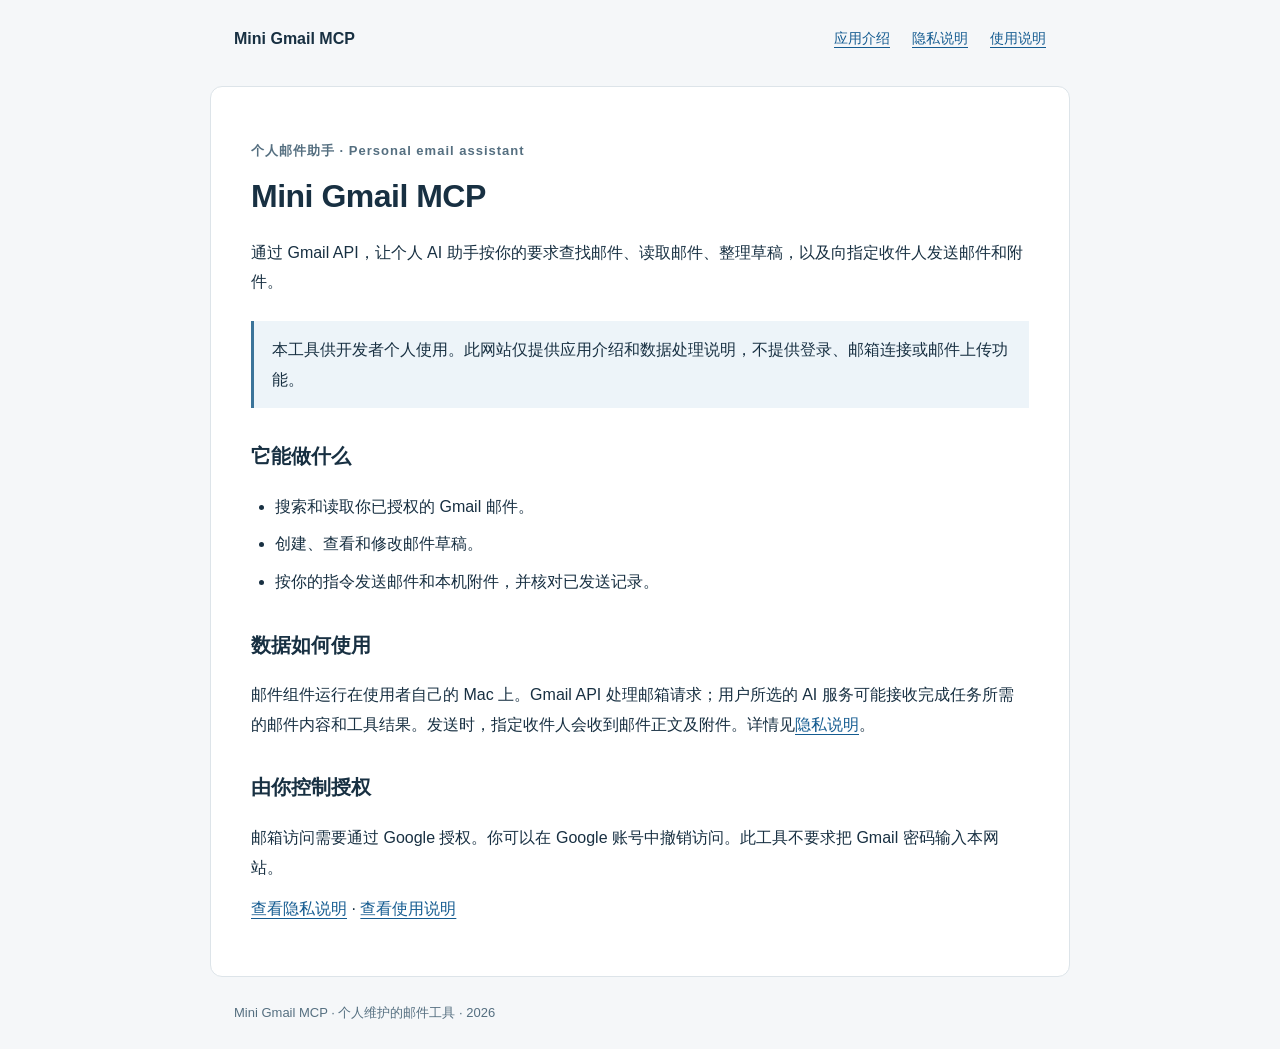
<file: index.html>
<!doctype html>
<html lang="zh-CN"><head><meta charset="utf-8"><meta name="viewport" content="width=device-width,initial-scale=1"><meta name="description" content="Mini Gmail MCP 个人邮件助手的应用介绍、隐私与使用说明。"><title>Mini Gmail MCP</title><link rel="stylesheet" href="styles.css"></head><body><header><a href="index.html">Mini Gmail MCP</a><nav aria-label="主导航"><a href="index.html">应用介绍</a><a href="privacy.html">隐私说明</a><a href="terms.html">使用说明</a></nav></header><main><p class="eyebrow">个人邮件助手 · Personal email assistant</p><h1>Mini Gmail MCP</h1><p>通过 Gmail API，让个人 AI 助手按你的要求查找邮件、读取邮件、整理草稿，以及向指定收件人发送邮件和附件。</p><div class="note">本工具供开发者个人使用。此网站仅提供应用介绍和数据处理说明，不提供登录、邮箱连接或邮件上传功能。</div><h2>它能做什么</h2><ul><li>搜索和读取你已授权的 Gmail 邮件。</li><li>创建、查看和修改邮件草稿。</li><li>按你的指令发送邮件和本机附件，并核对已发送记录。</li></ul><h2>数据如何使用</h2><p>邮件组件运行在使用者自己的 Mac 上。Gmail API 处理邮箱请求；用户所选的 AI 服务可能接收完成任务所需的邮件内容和工具结果。发送时，指定收件人会收到邮件正文及附件。详情见<a href="privacy.html">隐私说明</a>。</p><h2>由你控制授权</h2><p>邮箱访问需要通过 Google 授权。你可以在 Google 账号中撤销访问。此工具不要求把 Gmail 密码输入本网站。</p><p><a href="privacy.html">查看隐私说明</a> · <a href="terms.html">查看使用说明</a></p></main><footer>Mini Gmail MCP · 个人维护的邮件工具 · 2026</footer></body></html>
</file>
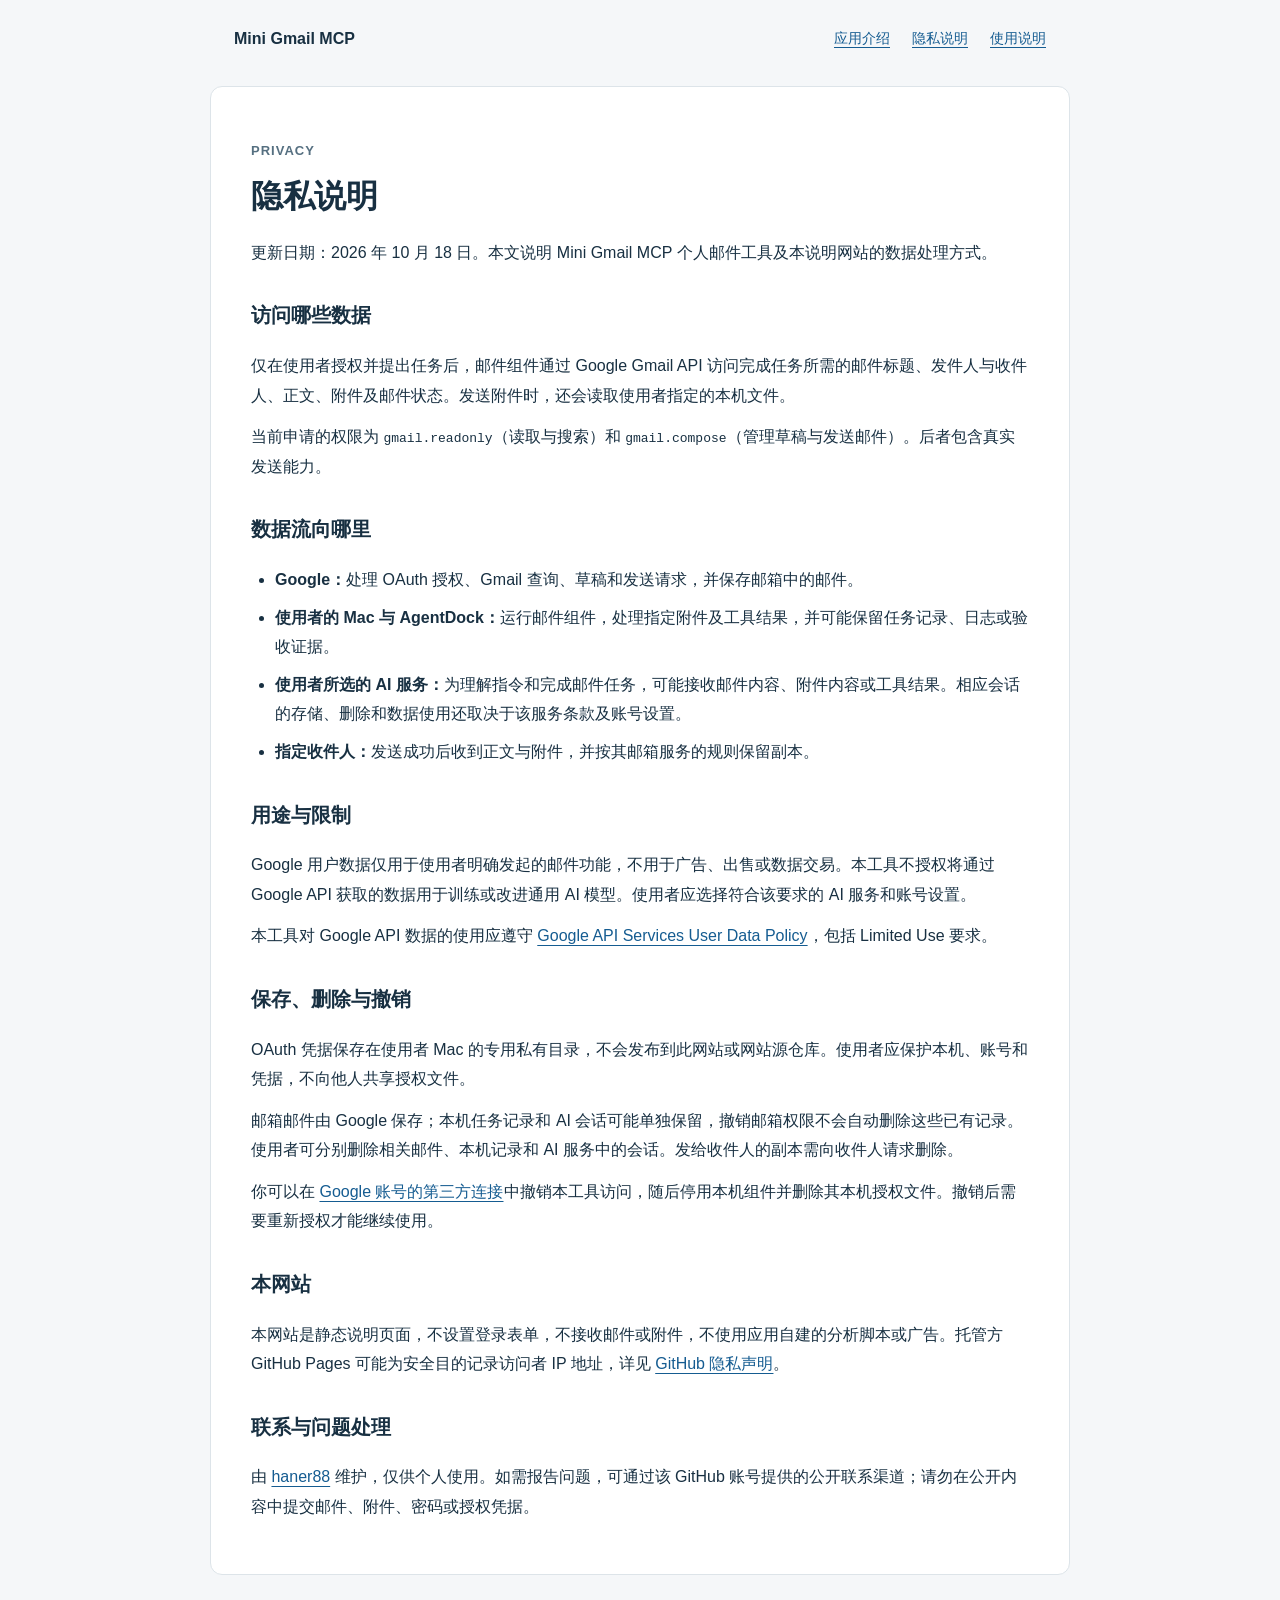
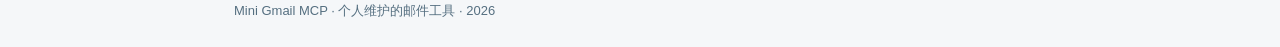
<file: privacy.html>
<!doctype html>
<html lang="zh-CN"><head><meta charset="utf-8"><meta name="viewport" content="width=device-width,initial-scale=1"><meta name="description" content="Mini Gmail MCP 个人邮件助手的应用介绍、隐私与使用说明。"><title>隐私说明 · Mini Gmail MCP</title><link rel="stylesheet" href="styles.css"></head><body><header><a href="index.html">Mini Gmail MCP</a><nav aria-label="主导航"><a href="index.html">应用介绍</a><a href="privacy.html">隐私说明</a><a href="terms.html">使用说明</a></nav></header><main><p class="eyebrow">PRIVACY</p><h1>隐私说明</h1><p>更新日期：2026 年 10 月 18 日。本文说明 Mini Gmail MCP 个人邮件工具及本说明网站的数据处理方式。</p><h2>访问哪些数据</h2><p>仅在使用者授权并提出任务后，邮件组件通过 Google Gmail API 访问完成任务所需的邮件标题、发件人与收件人、正文、附件及邮件状态。发送附件时，还会读取使用者指定的本机文件。</p><p>当前申请的权限为 <code>gmail.readonly</code>（读取与搜索）和 <code>gmail.compose</code>（管理草稿与发送邮件）。后者包含真实发送能力。</p><h2>数据流向哪里</h2><ul><li><strong>Google：</strong>处理 OAuth 授权、Gmail 查询、草稿和发送请求，并保存邮箱中的邮件。</li><li><strong>使用者的 Mac 与 AgentDock：</strong>运行邮件组件，处理指定附件及工具结果，并可能保留任务记录、日志或验收证据。</li><li><strong>使用者所选的 AI 服务：</strong>为理解指令和完成邮件任务，可能接收邮件内容、附件内容或工具结果。相应会话的存储、删除和数据使用还取决于该服务条款及账号设置。</li><li><strong>指定收件人：</strong>发送成功后收到正文与附件，并按其邮箱服务的规则保留副本。</li></ul><h2>用途与限制</h2><p>Google 用户数据仅用于使用者明确发起的邮件功能，不用于广告、出售或数据交易。本工具不授权将通过 Google API 获取的数据用于训练或改进通用 AI 模型。使用者应选择符合该要求的 AI 服务和账号设置。</p><p>本工具对 Google API 数据的使用应遵守 <a href="https://developers.google.com/terms/api-services-user-data-policy">Google API Services User Data Policy</a>，包括 Limited Use 要求。</p><h2>保存、删除与撤销</h2><p>OAuth 凭据保存在使用者 Mac 的专用私有目录，不会发布到此网站或网站源仓库。使用者应保护本机、账号和凭据，不向他人共享授权文件。</p><p>邮箱邮件由 Google 保存；本机任务记录和 AI 会话可能单独保留，撤销邮箱权限不会自动删除这些已有记录。使用者可分别删除相关邮件、本机记录和 AI 服务中的会话。发给收件人的副本需向收件人请求删除。</p><p>你可以在 <a href="https://myaccount.google.com/connections">Google 账号的第三方连接</a>中撤销本工具访问，随后停用本机组件并删除其本机授权文件。撤销后需要重新授权才能继续使用。</p><h2>本网站</h2><p>本网站是静态说明页面，不设置登录表单，不接收邮件或附件，不使用应用自建的分析脚本或广告。托管方 GitHub Pages 可能为安全目的记录访问者 IP 地址，详见 <a href="https://docs.github.com/en/site-policy/privacy-policies/github-general-privacy-statement">GitHub 隐私声明</a>。</p><h2>联系与问题处理</h2><p>由 <a href="https://github.com/haner88">haner88</a> 维护，仅供个人使用。如需报告问题，可通过该 GitHub 账号提供的公开联系渠道；请勿在公开内容中提交邮件、附件、密码或授权凭据。</p></main><footer>Mini Gmail MCP · 个人维护的邮件工具 · 2026</footer></body></html>
</file>
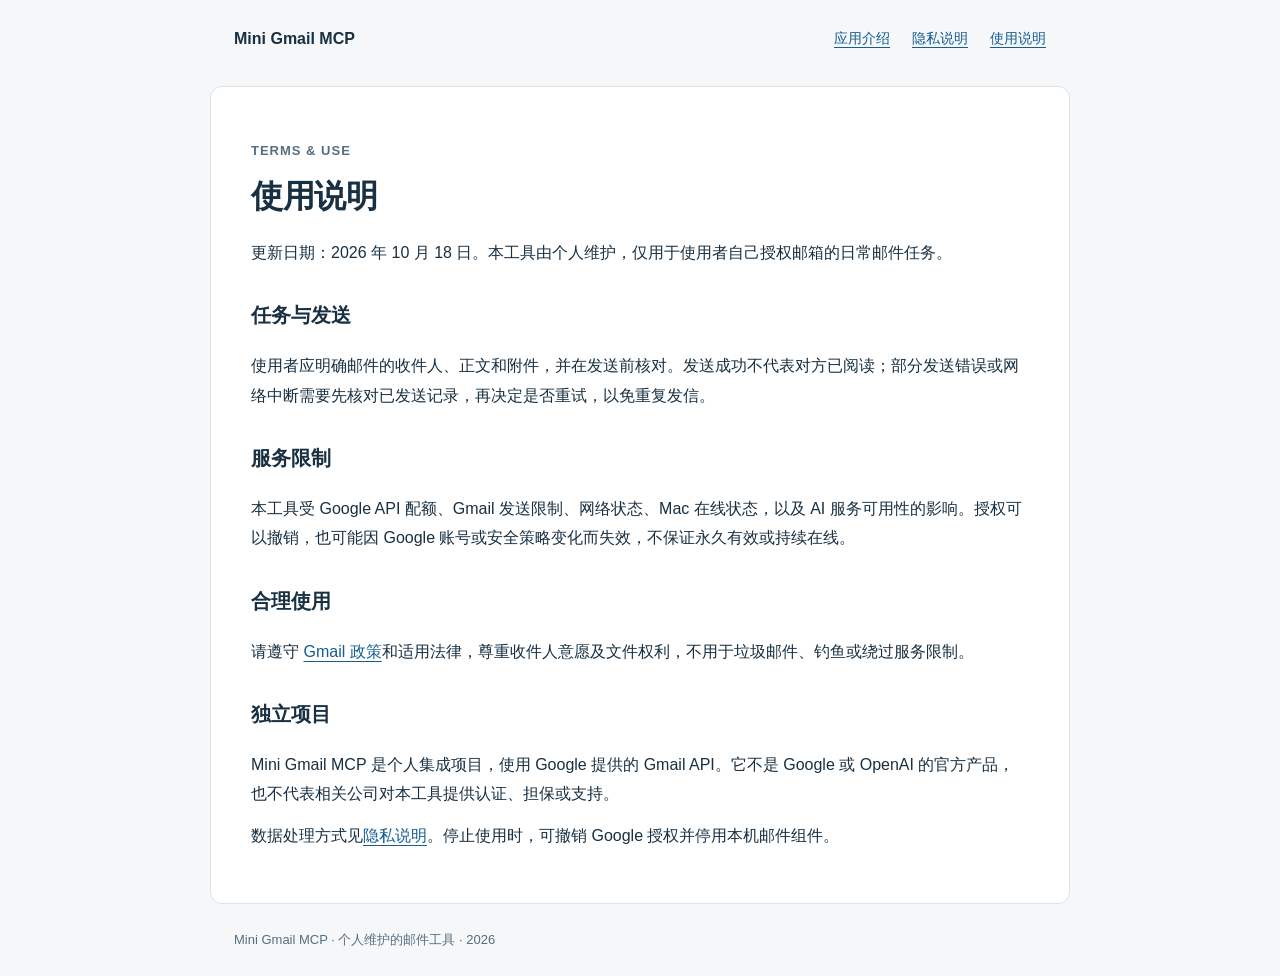
<file: terms.html>
<!doctype html>
<html lang="zh-CN"><head><meta charset="utf-8"><meta name="viewport" content="width=device-width,initial-scale=1"><meta name="description" content="Mini Gmail MCP 个人邮件助手的应用介绍、隐私与使用说明。"><title>使用说明 · Mini Gmail MCP</title><link rel="stylesheet" href="styles.css"></head><body><header><a href="index.html">Mini Gmail MCP</a><nav aria-label="主导航"><a href="index.html">应用介绍</a><a href="privacy.html">隐私说明</a><a href="terms.html">使用说明</a></nav></header><main><p class="eyebrow">TERMS &amp; USE</p><h1>使用说明</h1><p>更新日期：2026 年 10 月 18 日。本工具由个人维护，仅用于使用者自己授权邮箱的日常邮件任务。</p><h2>任务与发送</h2><p>使用者应明确邮件的收件人、正文和附件，并在发送前核对。发送成功不代表对方已阅读；部分发送错误或网络中断需要先核对已发送记录，再决定是否重试，以免重复发信。</p><h2>服务限制</h2><p>本工具受 Google API 配额、Gmail 发送限制、网络状态、Mac 在线状态，以及 AI 服务可用性的影响。授权可以撤销，也可能因 Google 账号或安全策略变化而失效，不保证永久有效或持续在线。</p><h2>合理使用</h2><p>请遵守 <a href="https://support.google.com/mail/answer/16734397">Gmail 政策</a>和适用法律，尊重收件人意愿及文件权利，不用于垃圾邮件、钓鱼或绕过服务限制。</p><h2>独立项目</h2><p>Mini Gmail MCP 是个人集成项目，使用 Google 提供的 Gmail API。它不是 Google 或 OpenAI 的官方产品，也不代表相关公司对本工具提供认证、担保或支持。</p><p>数据处理方式见<a href="privacy.html">隐私说明</a>。停止使用时，可撤销 Google 授权并停用本机邮件组件。</p></main><footer>Mini Gmail MCP · 个人维护的邮件工具 · 2026</footer></body></html>
</file>
<file: styles.css>
*{box-sizing:border-box}html{color-scheme:light}body{margin:0;background:#f5f7f9;color:#183042;font-family:-apple-system,BlinkMacSystemFont,"PingFang SC","Microsoft YaHei",sans-serif;line-height:1.85}a{color:#155c91;text-underline-offset:4px}a:focus-visible{outline:3px solid #cf7c1c;outline-offset:4px}header,main,footer{max-width:860px;margin:auto;padding:24px}header{display:flex;align-items:center;justify-content:space-between;gap:16px;flex-wrap:wrap}header>a{font-weight:700;text-decoration:none;color:#183042}nav{display:flex;gap:22px;flex-wrap:wrap}nav a{font-size:14px}main{background:#fff;border:1px solid #dde4e9;border-radius:12px;padding:40px;margin-top:8px}h1{font-size:32px;line-height:1.35;margin:8px 0 20px;letter-spacing:-.5px}h2{font-size:20px;margin-top:30px}p{margin:12px 0}.eyebrow{color:#556f80;font-size:13px;font-weight:600;letter-spacing:1px}.note{background:#edf4f9;border-left:3px solid #3b749a;padding:14px 18px;margin:24px 0}ul{padding-left:24px}li{margin:8px 0}footer{font-size:13px;color:#556f80}code{overflow-wrap:anywhere}hr{border:0;border-top:1px solid #e2e8ed;margin:28px 0}@media(max-width:600px){header,footer{padding:20px}main{margin:0 12px;padding:24px;border-radius:10px}h1{font-size:27px}nav{gap:16px}h2{font-size:19px}}
</file>
